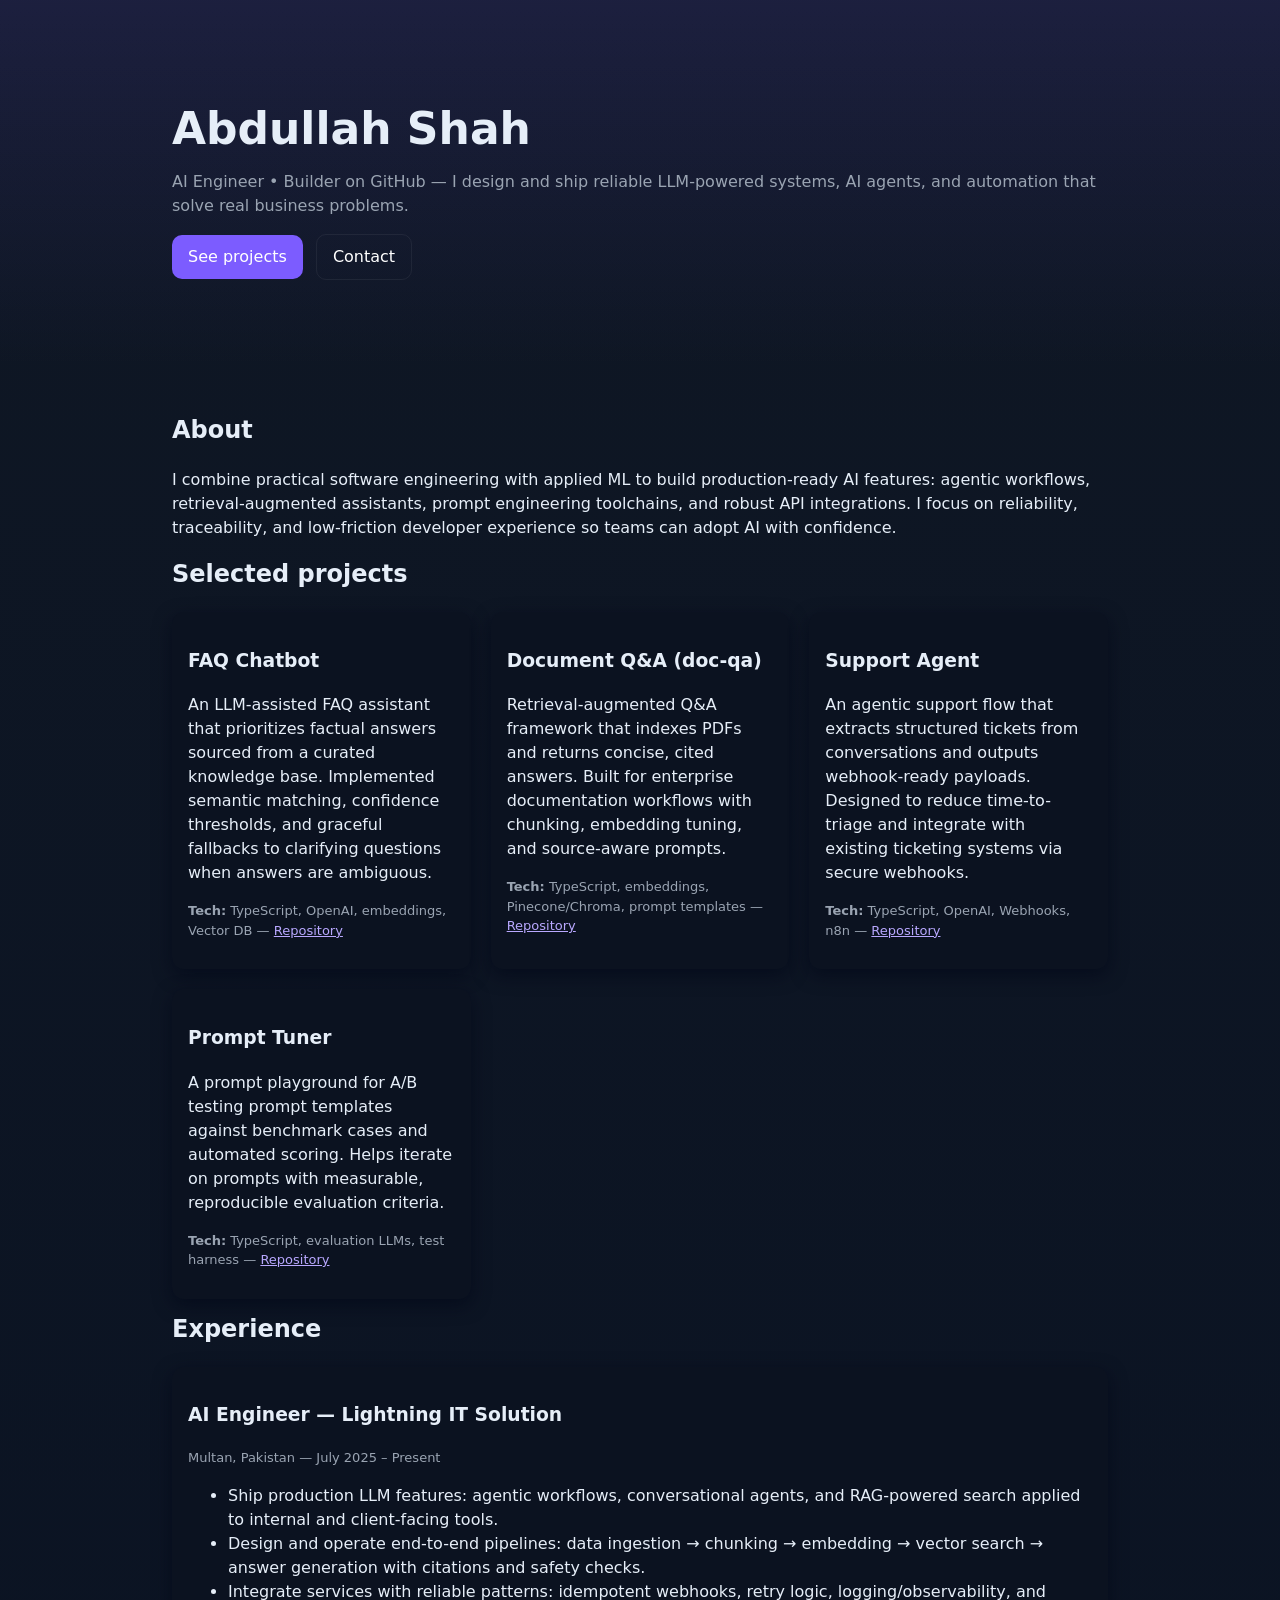
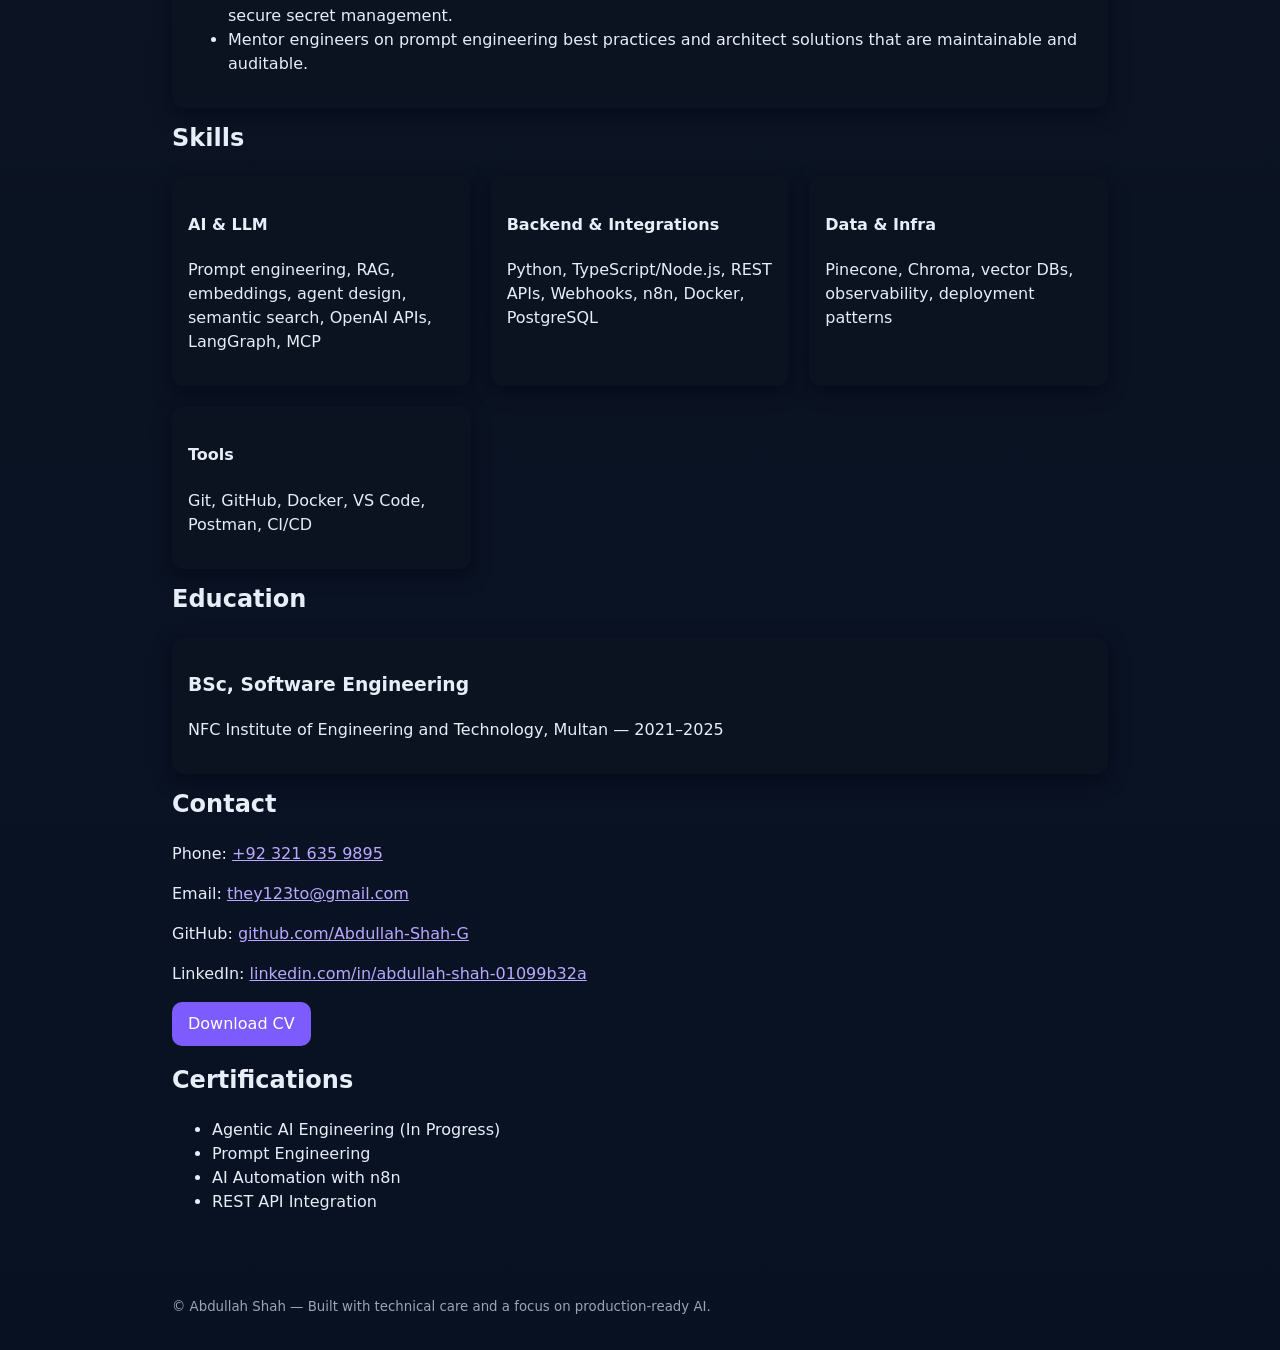
<file: index.html>
<!doctype html>
<html lang="en">
<head>
  <meta charset="utf-8" />
  <meta name="viewport" content="width=device-width,initial-scale=1" />
  <title>Abdullah Shah — AI Engineer & GitHub Builder</title>
  <link rel="stylesheet" href="styles.css" />
</head>
<body>
  <header class="hero">
    <div class="container">
      <h1>Abdullah Shah</h1>
      <p class="lead">AI Engineer • Builder on GitHub — I design and ship reliable LLM-powered systems, AI agents, and automation that solve real business problems.</p>
      <p class="cta">
        <a href="#projects" class="btn">See projects</a>
        <a href="#contact" class="btn ghost">Contact</a>
      </p>
    </div>
  </header>

  <main class="container">
    <section id="summary">
      <h2>About</h2>
      <p>I combine practical software engineering with applied ML to build production-ready AI features: agentic workflows, retrieval-augmented assistants, prompt engineering toolchains, and robust API integrations. I focus on reliability, traceability, and low-friction developer experience so teams can adopt AI with confidence.</p>
    </section>

    <section id="projects">
      <h2>Selected projects</h2>
      <div class="grid">
        <article class="card">
          <h3>FAQ Chatbot</h3>
          <p>An LLM-assisted FAQ assistant that prioritizes factual answers sourced from a curated knowledge base. Implemented semantic matching, confidence thresholds, and graceful fallbacks to clarifying questions when answers are ambiguous.</p>
          <p class="meta"><strong>Tech:</strong> TypeScript, OpenAI, embeddings, Vector DB — <a href="https://github.com/Abdullah-Shah-G/faq-chatbot" target="_blank" rel="noopener">Repository</a></p>
        </article>

        <article class="card">
          <h3>Document Q&A (doc-qa)</h3>
          <p>Retrieval-augmented Q&A framework that indexes PDFs and returns concise, cited answers. Built for enterprise documentation workflows with chunking, embedding tuning, and source-aware prompts.</p>
          <p class="meta"><strong>Tech:</strong> TypeScript, embeddings, Pinecone/Chroma, prompt templates — <a href="https://github.com/Abdullah-Shah-G/doc-qa" target="_blank" rel="noopener">Repository</a></p>
        </article>

        <article class="card">
          <h3>Support Agent</h3>
          <p>An agentic support flow that extracts structured tickets from conversations and outputs webhook-ready payloads. Designed to reduce time-to-triage and integrate with existing ticketing systems via secure webhooks.</p>
          <p class="meta"><strong>Tech:</strong> TypeScript, OpenAI, Webhooks, n8n — <a href="https://github.com/Abdullah-Shah-G/support-agent" target="_blank" rel="noopener">Repository</a></p>
        </article>

        <article class="card">
          <h3>Prompt Tuner</h3>
          <p>A prompt playground for A/B testing prompt templates against benchmark cases and automated scoring. Helps iterate on prompts with measurable, reproducible evaluation criteria.</p>
          <p class="meta"><strong>Tech:</strong> TypeScript, evaluation LLMs, test harness — <a href="https://github.com/Abdullah-Shah-G/prompt-tuner" target="_blank" rel="noopener">Repository</a></p>
        </article>
      </div>
    </section>

    <section id="experience">
      <h2>Experience</h2>
      <article class="card">
        <h3>AI Engineer — Lightning IT Solution</h3>
        <p class="meta">Multan, Pakistan — July 2025 – Present</p>
        <ul>
          <li>Ship production LLM features: agentic workflows, conversational agents, and RAG-powered search applied to internal and client-facing tools.</li>
          <li>Design and operate end-to-end pipelines: data ingestion → chunking → embedding → vector search → answer generation with citations and safety checks.</li>
          <li>Integrate services with reliable patterns: idempotent webhooks, retry logic, logging/observability, and secure secret management.</li>
          <li>Mentor engineers on prompt engineering best practices and architect solutions that are maintainable and auditable.</li>
        </ul>
      </article>
    </section>

    <section id="skills">
      <h2>Skills</h2>
      <div class="grid">
        <div class="card">
          <h4>AI & LLM</h4>
          <p>Prompt engineering, RAG, embeddings, agent design, semantic search, OpenAI APIs, LangGraph, MCP</p>
        </div>
        <div class="card">
          <h4>Backend & Integrations</h4>
          <p>Python, TypeScript/Node.js, REST APIs, Webhooks, n8n, Docker, PostgreSQL</p>
        </div>
        <div class="card">
          <h4>Data & Infra</h4>
          <p>Pinecone, Chroma, vector DBs, observability, deployment patterns</p>
        </div>
        <div class="card">
          <h4>Tools</h4>
          <p>Git, GitHub, Docker, VS Code, Postman, CI/CD</p>
        </div>
      </div>
    </section>

    <section id="education">
      <h2>Education</h2>
      <div class="card">
        <h3>BSc, Software Engineering</h3>
        <p>NFC Institute of Engineering and Technology, Multan — 2021–2025</p>
      </div>
    </section>

    <section id="contact">
      <h2>Contact</h2>
      <p>Phone: <a href="tel:+923216359895">+92 321 635 9895</a></p>
      <p>Email: <a href="mailto:they123to@gmail.com">they123to@gmail.com</a></p>
      <p>GitHub: <a href="https://github.com/Abdullah-Shah-G" target="_blank" rel="noopener">github.com/Abdullah-Shah-G</a></p>
      <p>LinkedIn: <a href="https://www.linkedin.com/in/abdullah-shah-01099b32a" target="_blank" rel="noopener">linkedin.com/in/abdullah-shah-01099b32a</a></p>
      <p class="cta"><a href="assets/Abdullah_Shah_CV (1).pdf" class="btn">Download CV</a></p>
    </section>

    <section id="certifications">
      <h2>Certifications</h2>
      <ul>
        <li>Agentic AI Engineering (In Progress)</li>
        <li>Prompt Engineering</li>
        <li>AI Automation with n8n</li>
        <li>REST API Integration</li>
      </ul>
    </section>

  </main>

  <footer class="container">
    <small>© Abdullah Shah — Built with technical care and a focus on production-ready AI.</small>
  </footer>
</body>
</html>
</file>
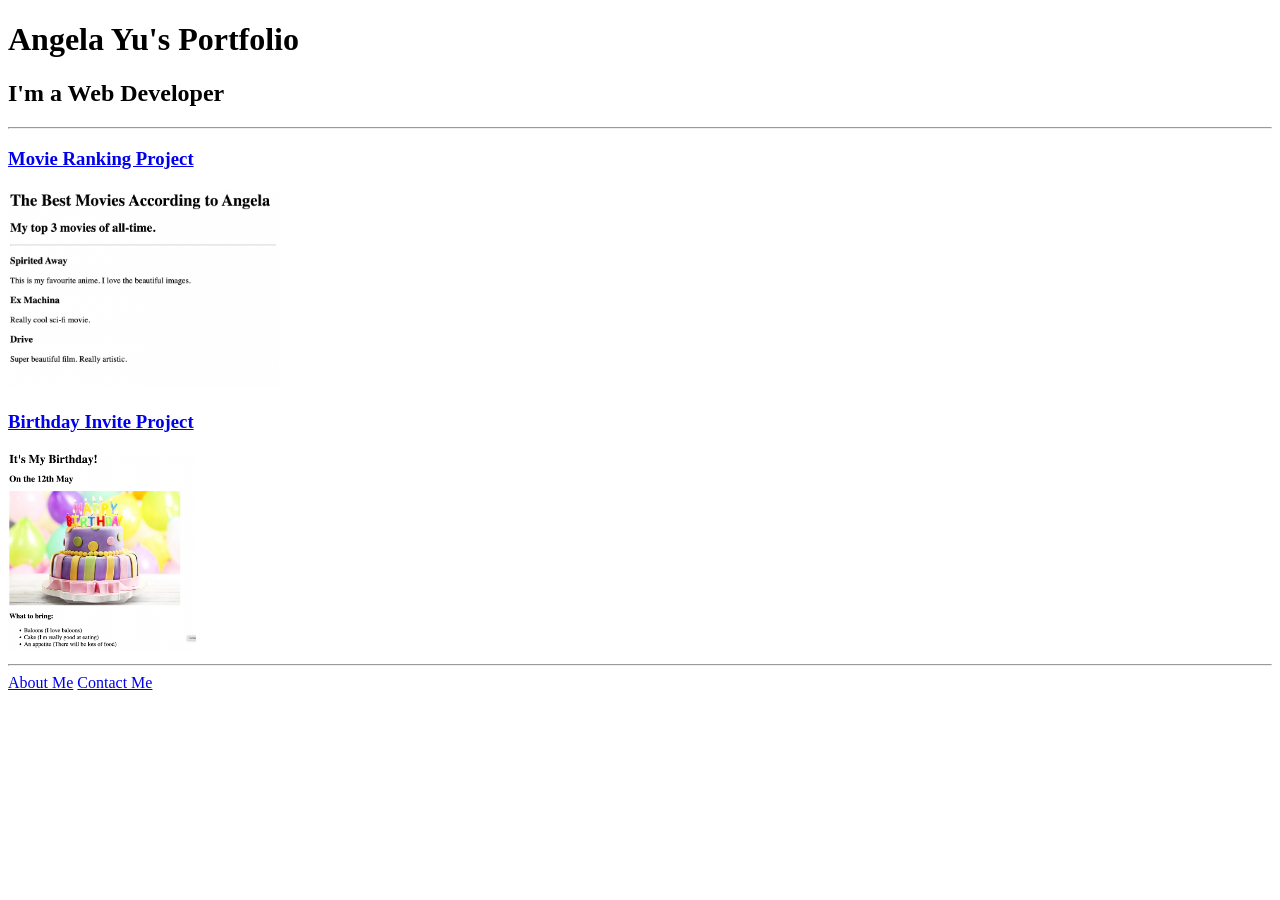
<file: solution.html>
<!DOCTYPE html>
<html lang="en">

<head>
  <meta charset="UTF-8">
  <title>Angela's Portfolio</title>
</head>

<body>
  <h1>Angela Yu's Portfolio</h1>
  <h2>I'm a Web Developer</h2>
  <hr />
  <h3><a href="./public/movie-ranking.html">Movie Ranking Project</a></h3>
  <img src="./assets/images/movie-ranking.png" height="200" alt="movie ranking project preview"/>
  <h3><a href="./public/birthday-invite.html">Birthday Invite Project</a></h3>
  <img src="./assets/images/birthday-invite.png" height="200" alt="birthday invite project preview"/>
  <hr />
  <a href="./public/about.html">About Me</a>
  <a href="./public/contact.html">Contact Me</a>
</body>

</html>
</file>
<file: styles.css>
:root{
  --bg:#0f1724; --card:#0b1220; --muted:#9aa4b2; --accent:#7c5cff; --glass: rgba(255,255,255,0.04);
  --radius:12px; --max:1000px; --gap:20px;
  color-scheme: dark;
}
*{box-sizing:border-box}
a{color:#b9a8ff;overflow-wrap:anywhere}
a:focus-visible{outline:2px solid currentColor;outline-offset:4px}
body{
  font-family: Inter, system-ui, -apple-system, "Segoe UI", Roboto, "Helvetica Neue", Arial;
  margin:0; background:linear-gradient(180deg,var(--bg),#071022 120%); color:#e6eef8;
  line-height:1.5; -webkit-font-smoothing:antialiased;
}
.container{max-width:var(--max); margin:0 auto; padding:32px;}
.hero{padding:64px 0 40px; background:linear-gradient(180deg, rgba(124,92,255,0.12), transparent);}
h1{margin:0 0 8px; font-size:clamp(28px,5vw,44px);}
.lead{color:var(--muted); margin:0 0 16px;}
.btn{display:inline-block;padding:10px 16px;border-radius:10px;background:var(--accent);color:white;text-decoration:none;margin-right:8px;}
.btn.ghost{background:transparent;border:1px solid rgba(255,255,255,0.06);}
h2{margin-top:12px}
.grid{display:grid;grid-template-columns:repeat(auto-fit,minmax(min(220px,100%),1fr));gap:var(--gap);margin-top:16px}
.card{background:var(--card); padding:16px;border-radius:var(--radius);box-shadow:0 6px 18px rgba(2,6,23,0.6);}
.meta{color:var(--muted); font-size:13px}
footer{padding:24px 0;color:var(--muted)}
@media (max-width:520px){ .container{padding:20px} .hero{padding:40px 0} }
</file>
